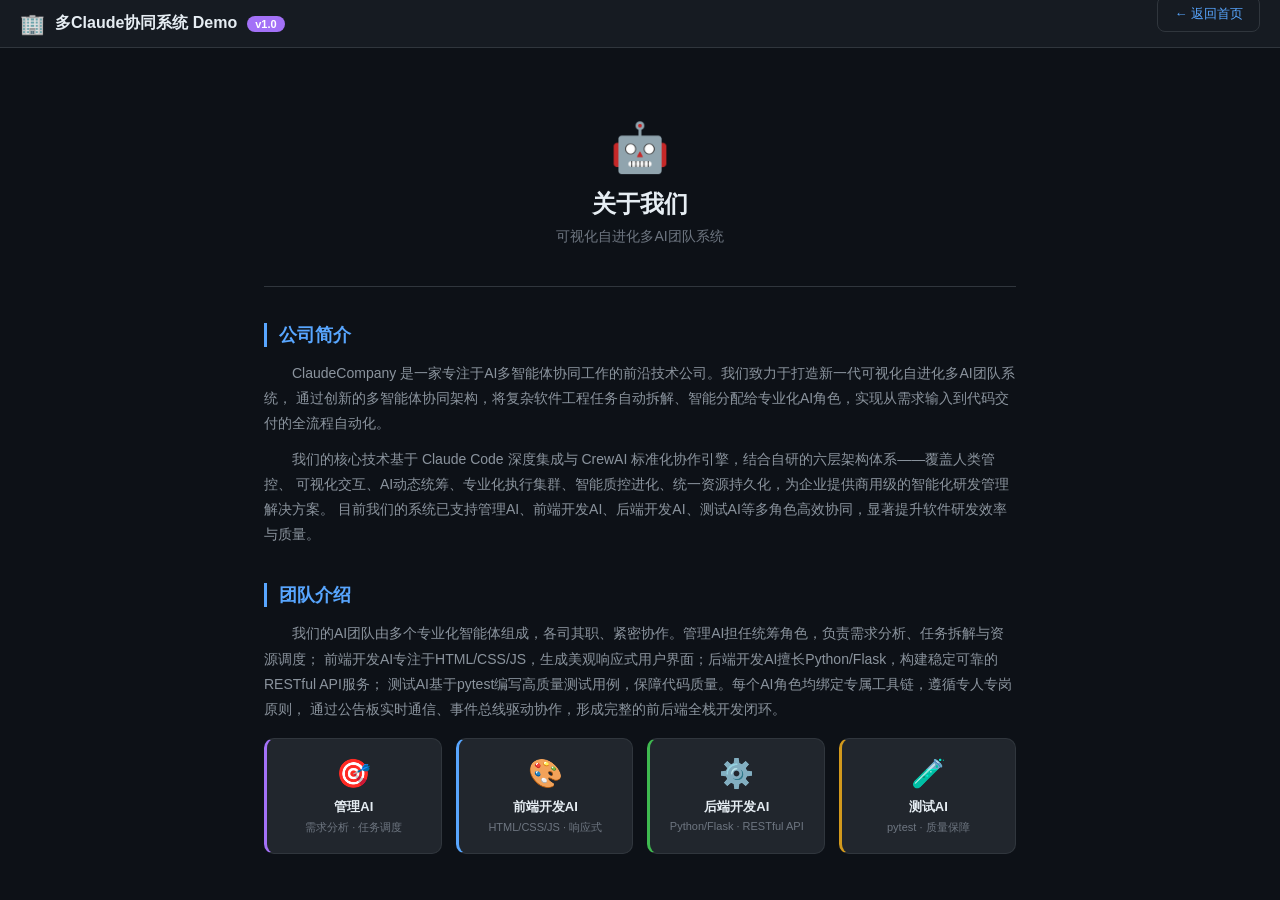
<file: templates/about.html>
<!DOCTYPE html>
<html lang="zh-CN">
<head>
    <meta charset="UTF-8">
    <meta name="viewport" content="width=device-width, initial-scale=1.0">
    <title>关于我们 - 多Claude协同系统</title>
    <link rel="stylesheet" href="/static/css/style.css">
    <style>
        .about-container {
            max-width: 800px;
            margin: 0 auto;
            padding: 40px 24px;
            flex: 1;
            overflow-y: auto;
        }

        .about-hero {
            text-align: center;
            padding: 32px 0 40px;
            border-bottom: 1px solid var(--border);
            margin-bottom: 36px;
        }

        .about-hero .hero-icon {
            font-size: 48px;
            margin-bottom: 12px;
        }

        .about-hero h1 {
            font-size: 24px;
            font-weight: 700;
            color: var(--text-primary);
            margin-bottom: 8px;
        }

        .about-hero .subtitle {
            font-size: 14px;
            color: var(--text-muted);
        }

        .about-section {
            margin-bottom: 36px;
        }

        .about-section h2 {
            font-size: 18px;
            font-weight: 600;
            color: var(--accent-blue);
            margin-bottom: 14px;
            padding-left: 12px;
            border-left: 3px solid var(--accent-blue);
        }

        .about-section p {
            font-size: 14px;
            line-height: 1.8;
            color: var(--text-secondary);
            text-indent: 2em;
        }

        .about-section p + p {
            margin-top: 10px;
        }

        .team-grid {
            display: grid;
            grid-template-columns: repeat(auto-fit, minmax(160px, 1fr));
            gap: 14px;
            margin-top: 16px;
        }

        .team-card {
            background: var(--bg-tertiary);
            border: 1px solid var(--border);
            border-radius: 10px;
            padding: 18px 14px;
            text-align: center;
            transition: border-color 0.2s;
        }

        .team-card:hover {
            border-color: var(--accent-blue);
        }

        .team-card .role-icon {
            font-size: 28px;
            margin-bottom: 8px;
        }

        .team-card .role-name {
            font-size: 13px;
            font-weight: 600;
            color: var(--text-primary);
        }

        .team-card .role-desc {
            font-size: 11px;
            color: var(--text-muted);
            margin-top: 4px;
        }

        .back-link {
            display: inline-flex;
            align-items: center;
            gap: 6px;
            color: var(--accent-blue);
            text-decoration: none;
            font-size: 13px;
            padding: 8px 16px;
            border: 1px solid var(--border);
            border-radius: 8px;
            transition: all 0.2s;
            margin-bottom: 20px;
        }

        .back-link:hover {
            background: var(--bg-tertiary);
            border-color: var(--accent-blue);
        }

        @media (max-width: 600px) {
            .about-container {
                padding: 20px 16px;
            }
            .team-grid {
                grid-template-columns: repeat(2, 1fr);
            }
        }
    </style>
</head>
<body>

<header class="topbar">
    <div class="topbar-title">
        <span class="logo-icon">🏢</span>
        <h1>多Claude协同系统 Demo</h1>
        <span class="badge">v1.0</span>
    </div>
    <div class="topbar-actions">
        <a href="/" class="back-link">← 返回首页</a>
    </div>
</header>

<div class="about-container">

    <div class="about-hero">
        <div class="hero-icon">🤖</div>
        <h1>关于我们</h1>
        <p class="subtitle">可视化自进化多AI团队系统</p>
    </div>

    <div class="about-section">
        <h2>公司简介</h2>
        <p>
            ClaudeCompany 是一家专注于AI多智能体协同工作的前沿技术公司。我们致力于打造新一代可视化自进化多AI团队系统，
            通过创新的多智能体协同架构，将复杂软件工程任务自动拆解、智能分配给专业化AI角色，实现从需求输入到代码交付的全流程自动化。
        </p>
        <p>
            我们的核心技术基于 Claude Code 深度集成与 CrewAI 标准化协作引擎，结合自研的六层架构体系——覆盖人类管控、
            可视化交互、AI动态统筹、专业化执行集群、智能质控进化、统一资源持久化，为企业提供商用级的智能化研发管理解决方案。
            目前我们的系统已支持管理AI、前端开发AI、后端开发AI、测试AI等多角色高效协同，显著提升软件研发效率与质量。
        </p>
    </div>

    <div class="about-section">
        <h2>团队介绍</h2>
        <p>
            我们的AI团队由多个专业化智能体组成，各司其职、紧密协作。管理AI担任统筹角色，负责需求分析、任务拆解与资源调度；
            前端开发AI专注于HTML/CSS/JS，生成美观响应式用户界面；后端开发AI擅长Python/Flask，构建稳定可靠的RESTful API服务；
            测试AI基于pytest编写高质量测试用例，保障代码质量。每个AI角色均绑定专属工具链，遵循专人专岗原则，
            通过公告板实时通信、事件总线驱动协作，形成完整的前后端全栈开发闭环。
        </p>

        <div class="team-grid">
            <div class="team-card" style="border-left: 3px solid var(--accent-purple);">
                <div class="role-icon">🎯</div>
                <div class="role-name">管理AI</div>
                <div class="role-desc">需求分析 · 任务调度</div>
            </div>
            <div class="team-card" style="border-left: 3px solid var(--accent-blue);">
                <div class="role-icon">🎨</div>
                <div class="role-name">前端开发AI</div>
                <div class="role-desc">HTML/CSS/JS · 响应式</div>
            </div>
            <div class="team-card" style="border-left: 3px solid var(--accent-green);">
                <div class="role-icon">⚙️</div>
                <div class="role-name">后端开发AI</div>
                <div class="role-desc">Python/Flask · RESTful API</div>
            </div>
            <div class="team-card" style="border-left: 3px solid var(--accent-yellow);">
                <div class="role-icon">🧪</div>
                <div class="role-name">测试AI</div>
                <div class="role-desc">pytest · 质量保障</div>
            </div>
        </div>
    </div>

</div>

</body>
</html>
</file>
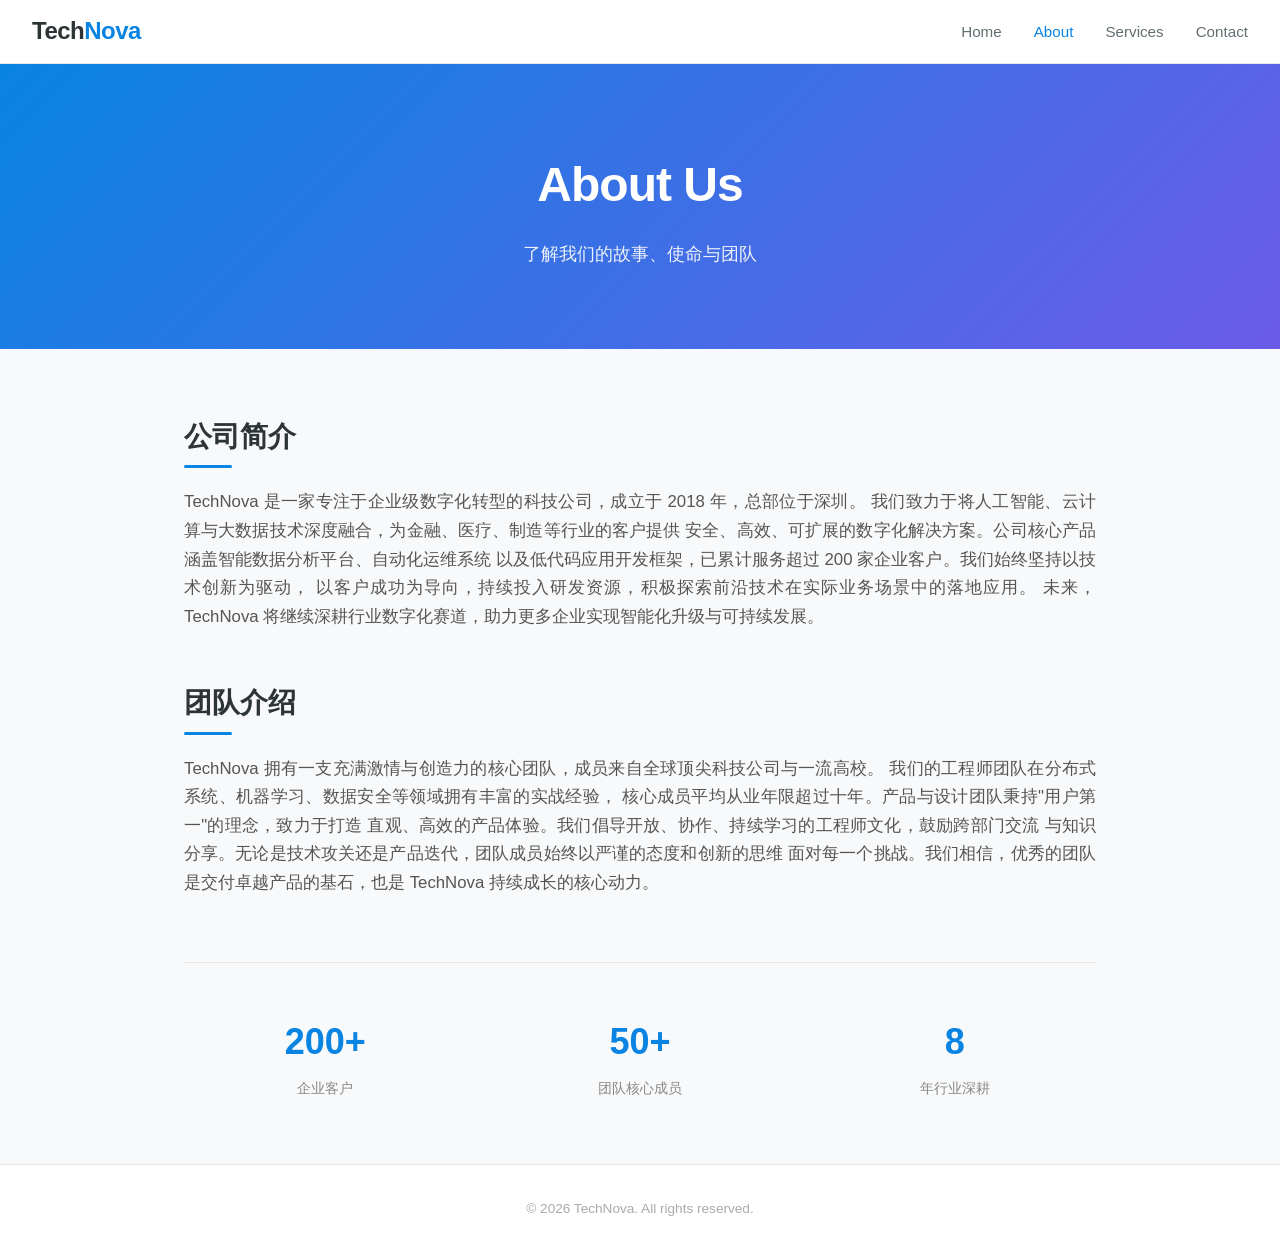
<file: workspace/frontend/about.html>
<!DOCTYPE html>
<html lang="zh-CN">
<head>
    <meta charset="UTF-8">
    <meta name="viewport" content="width=device-width, initial-scale=1.0">
    <title>About Us - TechNova</title>
    <style>
        /* ===== Reset & Base ===== */
        *, *::before, *::after {
            box-sizing: border-box;
            margin: 0;
            padding: 0;
        }

        body {
            font-family: -apple-system, BlinkMacSystemFont, "Segoe UI", Roboto, "Helvetica Neue", Arial, "Noto Sans SC", sans-serif;
            color: #1a1a2e;
            background-color: #f8f9fa;
            line-height: 1.7;
        }

        /* ===== Navigation ===== */
        .navbar {
            display: flex;
            justify-content: space-between;
            align-items: center;
            padding: 0 2rem;
            height: 64px;
            background: #ffffff;
            border-bottom: 1px solid #e8e8e8;
            position: sticky;
            top: 0;
            z-index: 100;
        }

        .navbar .logo {
            font-size: 1.5rem;
            font-weight: 700;
            color: #2d3436;
            text-decoration: none;
            letter-spacing: -0.5px;
        }

        .navbar .logo span {
            color: #0984e3;
        }

        .nav-links {
            list-style: none;
            display: flex;
            gap: 2rem;
        }

        .nav-links a {
            text-decoration: none;
            color: #636e72;
            font-size: 0.95rem;
            font-weight: 500;
            transition: color 0.2s;
        }

        .nav-links a:hover,
        .nav-links a.active {
            color: #0984e3;
        }

        /* ===== Hero Banner ===== */
        .hero {
            background: linear-gradient(135deg, #0984e3 0%, #6c5ce7 100%);
            color: #ffffff;
            text-align: center;
            padding: 5rem 2rem;
        }

        .hero h1 {
            font-size: 3rem;
            font-weight: 800;
            letter-spacing: -1px;
            margin-bottom: 0.75rem;
        }

        .hero p {
            font-size: 1.15rem;
            opacity: 0.9;
            max-width: 500px;
            margin: 0 auto;
        }

        /* ===== Content Sections ===== */
        .container {
            max-width: 960px;
            margin: 0 auto;
            padding: 4rem 1.5rem;
        }

        .section {
            margin-bottom: 3rem;
        }

        .section:last-child {
            margin-bottom: 0;
        }

        .section-title {
            font-size: 1.75rem;
            font-weight: 700;
            color: #2d3436;
            margin-bottom: 1.25rem;
            position: relative;
            padding-bottom: 0.5rem;
        }

        .section-title::after {
            content: "";
            position: absolute;
            bottom: 0;
            left: 0;
            width: 48px;
            height: 3px;
            background: #0984e3;
            border-radius: 2px;
        }

        .section p {
            color: #555;
            font-size: 1.05rem;
            text-align: justify;
        }

        /* ===== Features / Stats Row ===== */
        .stats {
            display: grid;
            grid-template-columns: repeat(3, 1fr);
            gap: 2rem;
            margin-top: 4rem;
            padding-top: 3rem;
            border-top: 1px solid #e8e8e8;
        }

        .stat-item {
            text-align: center;
        }

        .stat-item .number {
            font-size: 2.25rem;
            font-weight: 800;
            color: #0984e3;
        }

        .stat-item .label {
            font-size: 0.9rem;
            color: #888;
            margin-top: 0.25rem;
        }

        /* ===== Footer ===== */
        .footer {
            text-align: center;
            padding: 2rem;
            color: #aaa;
            font-size: 0.85rem;
            border-top: 1px solid #e8e8e8;
            background: #ffffff;
        }

        /* ===== Responsive ===== */
        @media (max-width: 768px) {
            .hero h1 {
                font-size: 2rem;
            }

            .hero p {
                font-size: 1rem;
            }

            .navbar {
                padding: 0 1rem;
            }

            .nav-links {
                gap: 1rem;
            }

            .container {
                padding: 2.5rem 1rem;
            }

            .section-title {
                font-size: 1.4rem;
            }

            .section p {
                font-size: 0.95rem;
                text-align: left;
            }

            .stats {
                grid-template-columns: 1fr;
                gap: 1.5rem;
            }
        }

        @media (max-width: 480px) {
            .hero {
                padding: 3rem 1rem;
            }

            .hero h1 {
                font-size: 1.6rem;
            }

            .nav-links {
                gap: 0.75rem;
                font-size: 0.85rem;
            }
        }
    </style>
</head>
<body>

    <!-- 导航栏 -->
    <nav class="navbar">
        <a href="#" class="logo">Tech<span>Nova</span></a>
        <ul class="nav-links">
            <li><a href="#">Home</a></li>
            <li><a href="#" class="active">About</a></li>
            <li><a href="#">Services</a></li>
            <li><a href="#">Contact</a></li>
        </ul>
    </nav>

    <!-- Hero 区域 -->
    <section class="hero">
        <h1>About Us</h1>
        <p>了解我们的故事、使命与团队</p>
    </section>

    <!-- 主要内容 -->
    <main class="container">

        <!-- 公司简介 -->
        <article class="section">
            <h2 class="section-title">公司简介</h2>
            <p>
                TechNova 是一家专注于企业级数字化转型的科技公司，成立于 2018 年，总部位于深圳。
                我们致力于将人工智能、云计算与大数据技术深度融合，为金融、医疗、制造等行业的客户提供
                安全、高效、可扩展的数字化解决方案。公司核心产品涵盖智能数据分析平台、自动化运维系统
                以及低代码应用开发框架，已累计服务超过 200 家企业客户。我们始终坚持以技术创新为驱动，
                以客户成功为导向，持续投入研发资源，积极探索前沿技术在实际业务场景中的落地应用。
                未来，TechNova 将继续深耕行业数字化赛道，助力更多企业实现智能化升级与可持续发展。
            </p>
        </article>

        <!-- 团队介绍 -->
        <article class="section">
            <h2 class="section-title">团队介绍</h2>
            <p>
                TechNova 拥有一支充满激情与创造力的核心团队，成员来自全球顶尖科技公司与一流高校。
                我们的工程师团队在分布式系统、机器学习、数据安全等领域拥有丰富的实战经验，
                核心成员平均从业年限超过十年。产品与设计团队秉持"用户第一"的理念，致力于打造
                直观、高效的产品体验。我们倡导开放、协作、持续学习的工程师文化，鼓励跨部门交流
                与知识分享。无论是技术攻关还是产品迭代，团队成员始终以严谨的态度和创新的思维
                面对每一个挑战。我们相信，优秀的团队是交付卓越产品的基石，也是 TechNova 持续成长的核心动力。
            </p>
        </article>

        <!-- 数据亮点 -->
        <div class="stats">
            <div class="stat-item">
                <div class="number">200+</div>
                <div class="label">企业客户</div>
            </div>
            <div class="stat-item">
                <div class="number">50+</div>
                <div class="label">团队核心成员</div>
            </div>
            <div class="stat-item">
                <div class="number">8</div>
                <div class="label">年行业深耕</div>
            </div>
        </div>

    </main>

    <!-- 页脚 -->
    <footer class="footer">
        <p>&copy; 2026 TechNova. All rights reserved.</p>
    </footer>

</body>
</html>
</file>
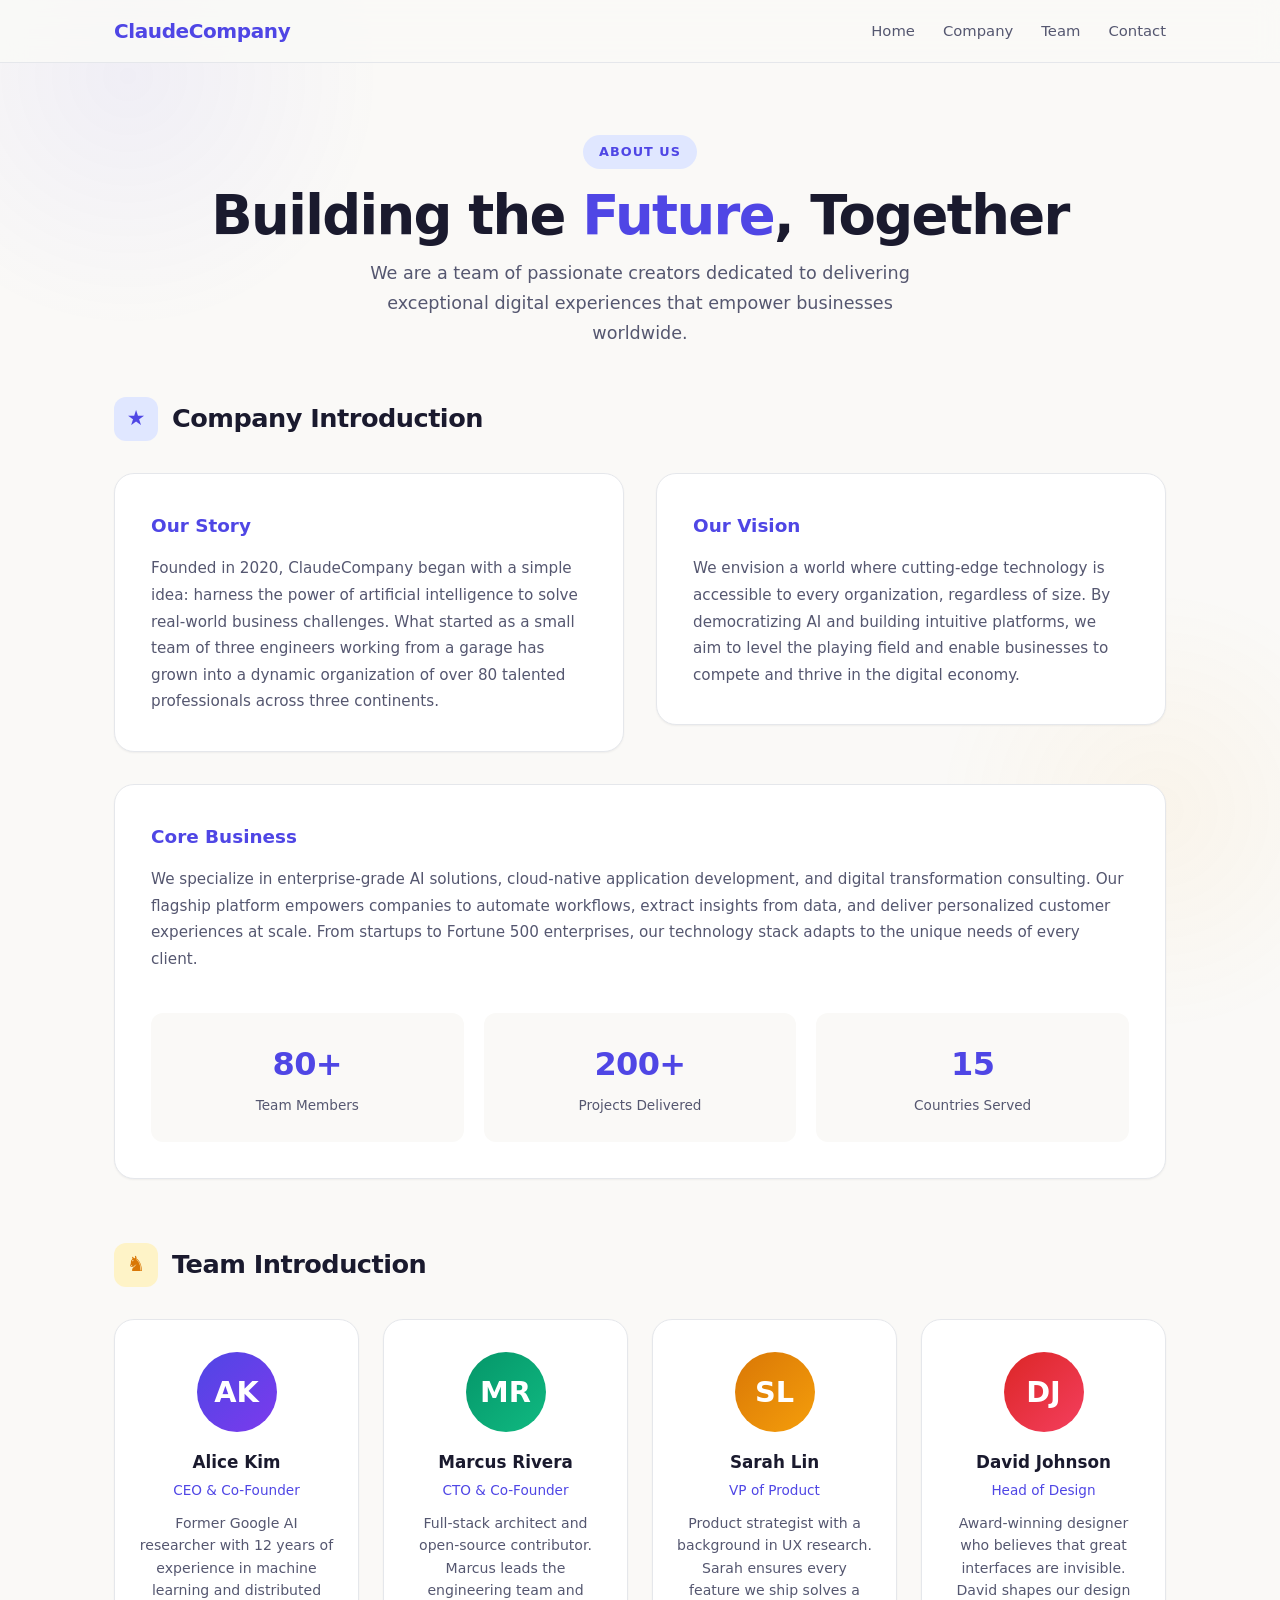
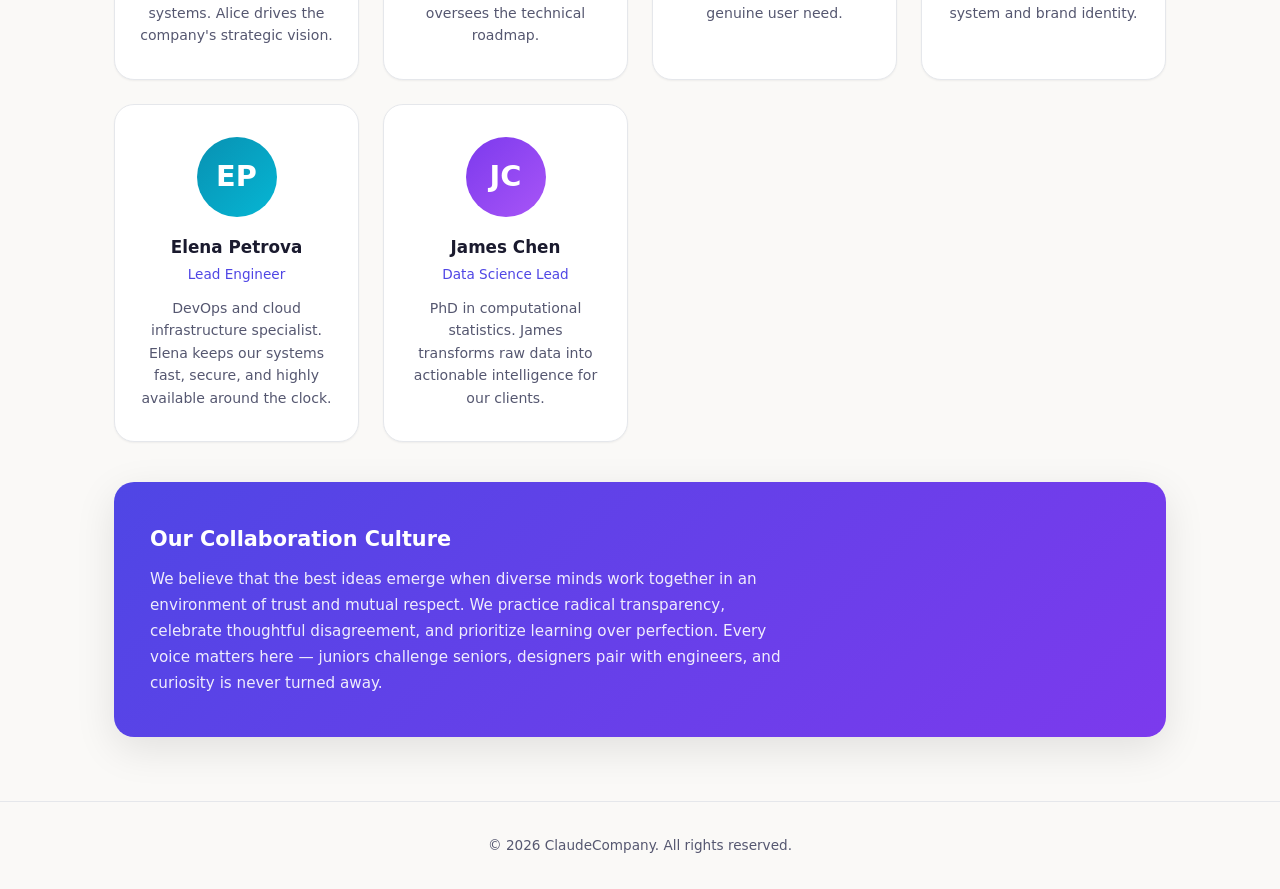
<file: workspace/projects/请只派前端开发AI，创建一个About页面，包含公司简介和团/frontend/about.html>
<!DOCTYPE html>
<html lang="en">
<head>
    <meta charset="UTF-8">
    <meta name="viewport" content="width=device-width, initial-scale=1.0">
    <title>About Us — ClaudeCompany</title>
    <style>
        /* ===== CSS Variables ===== */
        :root {
            --color-bg: #faf9f7;
            --color-surface: #ffffff;
            --color-text: #1a1a2e;
            --color-text-secondary: #555770;
            --color-primary: #4f46e5;
            --color-primary-light: #e0e7ff;
            --color-accent: #f59e0b;
            --color-border: #e5e7eb;
            --color-team-card-bg: #f8f7ff;
            --radius: 12px;
            --radius-lg: 20px;
            --shadow-sm: 0 1px 2px rgba(0, 0, 0, 0.05);
            --shadow-md: 0 4px 24px rgba(0, 0, 0, 0.08);
            --shadow-lg: 0 12px 40px rgba(0, 0, 0, 0.1);
            --max-width: 1100px;
            --transition: 0.25s ease;
        }

        /* ===== Reset & Base ===== */
        *,
        *::before,
        *::after {
            box-sizing: border-box;
            margin: 0;
            padding: 0;
        }

        html {
            scroll-behavior: smooth;
        }

        body {
            font-family: "Inter", "Segoe UI", system-ui, -apple-system, sans-serif;
            background: var(--color-bg);
            color: var(--color-text);
            line-height: 1.7;
            -webkit-font-smoothing: antialiased;
        }

        /* Decorative background blobs */
        body::before {
            content: "";
            position: fixed;
            top: -20%;
            left: -10%;
            width: 40vw;
            height: 40vw;
            background: radial-gradient(circle, rgba(79, 70, 229, 0.06) 0%, transparent 70%);
            border-radius: 50%;
            pointer-events: none;
            z-index: 0;
        }

        body::after {
            content: "";
            position: fixed;
            bottom: -15%;
            right: -8%;
            width: 35vw;
            height: 35vw;
            background: radial-gradient(circle, rgba(245, 158, 11, 0.05) 0%, transparent 70%);
            border-radius: 50%;
            pointer-events: none;
            z-index: 0;
        }

        /* ===== Navigation ===== */
        .nav {
            position: sticky;
            top: 0;
            z-index: 100;
            background: rgba(250, 249, 247, 0.85);
            backdrop-filter: blur(12px);
            border-bottom: 1px solid var(--color-border);
        }

        .nav-inner {
            max-width: var(--max-width);
            margin: 0 auto;
            padding: 14px 24px;
            display: flex;
            align-items: center;
            justify-content: space-between;
        }

        .nav-logo {
            font-size: 1.25rem;
            font-weight: 700;
            color: var(--color-primary);
            text-decoration: none;
            letter-spacing: -0.02em;
        }

        .nav-links {
            display: flex;
            gap: 28px;
            list-style: none;
        }

        .nav-links a {
            text-decoration: none;
            color: var(--color-text-secondary);
            font-size: 0.925rem;
            font-weight: 500;
            transition: color var(--transition);
        }

        .nav-links a:hover {
            color: var(--color-primary);
        }

        /* ===== Page Header ===== */
        .page-header {
            position: relative;
            z-index: 1;
            text-align: center;
            padding: 72px 24px 48px;
        }

        .page-header .eyebrow {
            display: inline-block;
            font-size: 0.8rem;
            font-weight: 600;
            letter-spacing: 0.08em;
            text-transform: uppercase;
            color: var(--color-primary);
            background: var(--color-primary-light);
            padding: 6px 16px;
            border-radius: 100px;
            margin-bottom: 16px;
        }

        .page-header h1 {
            font-size: clamp(2.2rem, 5vw, 3.4rem);
            font-weight: 800;
            letter-spacing: -0.03em;
            line-height: 1.15;
            margin-bottom: 12px;
        }

        .page-header h1 span {
            color: var(--color-primary);
        }

        .page-header .subtitle {
            font-size: 1.1rem;
            color: var(--color-text-secondary);
            max-width: 560px;
            margin: 0 auto;
        }

        /* ===== Section Common ===== */
        .section {
            position: relative;
            z-index: 1;
            max-width: var(--max-width);
            margin: 0 auto 64px;
            padding: 0 24px;
        }

        .section-header {
            display: flex;
            align-items: center;
            gap: 14px;
            margin-bottom: 32px;
        }

        .section-icon {
            width: 44px;
            height: 44px;
            border-radius: 12px;
            display: flex;
            align-items: center;
            justify-content: center;
            font-size: 1.3rem;
            flex-shrink: 0;
        }

        .section-icon.company {
            background: #e0e7ff;
            color: #4f46e5;
        }

        .section-icon.team {
            background: #fef3c7;
            color: #d97706;
        }

        .section-header h2 {
            font-size: 1.6rem;
            font-weight: 700;
            letter-spacing: -0.02em;
        }

        /* ===== Company Introduction ===== */
        .company-grid {
            display: grid;
            grid-template-columns: 1fr 1fr;
            gap: 32px;
            align-items: start;
        }

        .company-card {
            background: var(--color-surface);
            border: 1px solid var(--color-border);
            border-radius: var(--radius-lg);
            padding: 36px;
            box-shadow: var(--shadow-sm);
            transition: box-shadow var(--transition), transform var(--transition);
        }

        .company-card:hover {
            box-shadow: var(--shadow-md);
            transform: translateY(-2px);
        }

        .company-card h3 {
            font-size: 1.15rem;
            font-weight: 700;
            margin-bottom: 14px;
            color: var(--color-primary);
        }

        .company-card p {
            color: var(--color-text-secondary);
            font-size: 0.95rem;
            line-height: 1.75;
        }

        .company-card.full-width {
            grid-column: 1 / -1;
        }

        /* Values / stats row */
        .stats-row {
            display: grid;
            grid-template-columns: repeat(3, 1fr);
            gap: 20px;
            margin-top: 40px;
        }

        .stat-item {
            text-align: center;
            padding: 24px 16px;
            background: var(--color-bg);
            border-radius: var(--radius);
        }

        .stat-number {
            display: block;
            font-size: 2rem;
            font-weight: 800;
            color: var(--color-primary);
            letter-spacing: -0.02em;
        }

        .stat-label {
            font-size: 0.85rem;
            color: var(--color-text-secondary);
            margin-top: 4px;
        }

        /* ===== Team Introduction ===== */
        .team-grid {
            display: grid;
            grid-template-columns: repeat(auto-fill, minmax(240px, 1fr));
            gap: 24px;
        }

        .team-card {
            background: var(--color-surface);
            border: 1px solid var(--color-border);
            border-radius: var(--radius-lg);
            padding: 32px 24px;
            text-align: center;
            box-shadow: var(--shadow-sm);
            transition: box-shadow var(--transition), transform var(--transition);
        }

        .team-card:hover {
            box-shadow: var(--shadow-md);
            transform: translateY(-3px);
        }

        .team-avatar {
            width: 80px;
            height: 80px;
            border-radius: 50%;
            margin: 0 auto 16px;
            display: flex;
            align-items: center;
            justify-content: center;
            font-size: 1.8rem;
            font-weight: 700;
            color: #fff;
        }

        .team-avatar.av1 { background: linear-gradient(135deg, #4f46e5, #7c3aed); }
        .team-avatar.av2 { background: linear-gradient(135deg, #059669, #10b981); }
        .team-avatar.av3 { background: linear-gradient(135deg, #d97706, #f59e0b); }
        .team-avatar.av4 { background: linear-gradient(135deg, #dc2626, #f43f5e); }
        .team-avatar.av5 { background: linear-gradient(135deg, #0891b2, #06b6d4); }
        .team-avatar.av6 { background: linear-gradient(135deg, #7c3aed, #a855f7); }

        .team-card .name {
            font-size: 1.05rem;
            font-weight: 700;
        }

        .team-card .role {
            font-size: 0.85rem;
            color: var(--color-primary);
            font-weight: 500;
            margin-top: 2px;
        }

        .team-card .bio {
            font-size: 0.88rem;
            color: var(--color-text-secondary);
            margin-top: 10px;
            line-height: 1.6;
        }

        /* Culture banner */
        .culture-banner {
            margin-top: 40px;
            background: linear-gradient(135deg, #4f46e5, #7c3aed);
            color: #fff;
            border-radius: var(--radius-lg);
            padding: 40px 36px;
            box-shadow: var(--shadow-lg);
        }

        .culture-banner h3 {
            font-size: 1.3rem;
            font-weight: 700;
            margin-bottom: 10px;
        }

        .culture-banner p {
            font-size: 0.95rem;
            opacity: 0.9;
            line-height: 1.7;
            max-width: 640px;
        }

        /* ===== Footer ===== */
        .footer {
            position: relative;
            z-index: 1;
            text-align: center;
            padding: 32px 24px;
            border-top: 1px solid var(--color-border);
            color: var(--color-text-secondary);
            font-size: 0.85rem;
        }

        /* ===== Responsive ===== */
        @media (max-width: 768px) {
            .nav-links {
                gap: 16px;
            }

            .page-header {
                padding: 48px 20px 36px;
            }

            .company-grid {
                grid-template-columns: 1fr;
            }

            .stats-row {
                grid-template-columns: 1fr;
            }

            .team-grid {
                grid-template-columns: repeat(auto-fill, minmax(180px, 1fr));
                gap: 16px;
            }

            .team-card {
                padding: 24px 16px;
            }

            .culture-banner {
                padding: 28px 24px;
            }
        }

        @media (max-width: 480px) {
            .team-grid {
                grid-template-columns: 1fr 1fr;
                gap: 12px;
            }

            .team-avatar {
                width: 56px;
                height: 56px;
                font-size: 1.3rem;
            }

            .company-card {
                padding: 24px;
            }
        }
    </style>
</head>
<body>

    <!-- Navigation -->
    <nav class="nav">
        <div class="nav-inner">
            <a href="#" class="nav-logo">ClaudeCompany</a>
            <ul class="nav-links">
                <li><a href="#">Home</a></li>
                <li><a href="#company">Company</a></li>
                <li><a href="#team">Team</a></li>
                <li><a href="#">Contact</a></li>
            </ul>
        </div>
    </nav>

    <!-- Page Header -->
    <header class="page-header">
        <span class="eyebrow">About Us</span>
        <h1>Building the <span>Future</span>, Together</h1>
        <p class="subtitle">
            We are a team of passionate creators dedicated to delivering exceptional digital experiences
            that empower businesses worldwide.
        </p>
    </header>

    <!-- Company Introduction -->
    <section class="section" id="company">
        <div class="section-header">
            <div class="section-icon company">&#9733;</div>
            <h2>Company Introduction</h2>
        </div>

        <div class="company-grid">
            <!-- Card: Background -->
            <div class="company-card">
                <h3>Our Story</h3>
                <p>
                    Founded in 2020, ClaudeCompany began with a simple idea: harness the power of
                    artificial intelligence to solve real-world business challenges. What started as a
                    small team of three engineers working from a garage has grown into a dynamic
                    organization of over 80 talented professionals across three continents.
                </p>
            </div>

            <!-- Card: Vision -->
            <div class="company-card">
                <h3>Our Vision</h3>
                <p>
                    We envision a world where cutting-edge technology is accessible to every
                    organization, regardless of size. By democratizing AI and building intuitive
                    platforms, we aim to level the playing field and enable businesses to compete
                    and thrive in the digital economy.
                </p>
            </div>

            <!-- Card: Core Business (full width) -->
            <div class="company-card full-width">
                <h3>Core Business</h3>
                <p>
                    We specialize in enterprise-grade AI solutions, cloud-native application
                    development, and digital transformation consulting. Our flagship platform
                    empowers companies to automate workflows, extract insights from data, and
                    deliver personalized customer experiences at scale. From startups to Fortune
                    500 enterprises, our technology stack adapts to the unique needs of every
                    client.
                </p>

                <!-- Stats Row -->
                <div class="stats-row">
                    <div class="stat-item">
                        <span class="stat-number">80+</span>
                        <span class="stat-label">Team Members</span>
                    </div>
                    <div class="stat-item">
                        <span class="stat-number">200+</span>
                        <span class="stat-label">Projects Delivered</span>
                    </div>
                    <div class="stat-item">
                        <span class="stat-number">15</span>
                        <span class="stat-label">Countries Served</span>
                    </div>
                </div>
            </div>
        </div>
    </section>

    <!-- Team Introduction -->
    <section class="section" id="team">
        <div class="section-header">
            <div class="section-icon team">&#9822;</div>
            <h2>Team Introduction</h2>
        </div>

        <div class="team-grid">
            <!-- Member 1 -->
            <div class="team-card">
                <div class="team-avatar av1">AK</div>
                <div class="name">Alice Kim</div>
                <div class="role">CEO & Co-Founder</div>
                <p class="bio">
                    Former Google AI researcher with 12 years of experience in machine learning and
                    distributed systems. Alice drives the company's strategic vision.
                </p>
            </div>

            <!-- Member 2 -->
            <div class="team-card">
                <div class="team-avatar av2">MR</div>
                <div class="name">Marcus Rivera</div>
                <div class="role">CTO & Co-Founder</div>
                <p class="bio">
                    Full-stack architect and open-source contributor. Marcus leads the engineering
                    team and oversees the technical roadmap.
                </p>
            </div>

            <!-- Member 3 -->
            <div class="team-card">
                <div class="team-avatar av3">SL</div>
                <div class="name">Sarah Lin</div>
                <div class="role">VP of Product</div>
                <p class="bio">
                    Product strategist with a background in UX research. Sarah ensures every
                    feature we ship solves a genuine user need.
                </p>
            </div>

            <!-- Member 4 -->
            <div class="team-card">
                <div class="team-avatar av4">DJ</div>
                <div class="name">David Johnson</div>
                <div class="role">Head of Design</div>
                <p class="bio">
                    Award-winning designer who believes that great interfaces are invisible.
                    David shapes our design system and brand identity.
                </p>
            </div>

            <!-- Member 5 -->
            <div class="team-card">
                <div class="team-avatar av5">EP</div>
                <div class="name">Elena Petrova</div>
                <div class="role">Lead Engineer</div>
                <p class="bio">
                    DevOps and cloud infrastructure specialist. Elena keeps our systems fast,
                    secure, and highly available around the clock.
                </p>
            </div>

            <!-- Member 6 -->
            <div class="team-card">
                <div class="team-avatar av6">JC</div>
                <div class="name">James Chen</div>
                <div class="role">Data Science Lead</div>
                <p class="bio">
                    PhD in computational statistics. James transforms raw data into actionable
                    intelligence for our clients.
                </p>
            </div>
        </div>

        <!-- Culture Banner -->
        <div class="culture-banner">
            <h3>Our Collaboration Culture</h3>
            <p>
                We believe that the best ideas emerge when diverse minds work together in an
                environment of trust and mutual respect. We practice radical transparency,
                celebrate thoughtful disagreement, and prioritize learning over perfection.
                Every voice matters here — juniors challenge seniors, designers pair with
                engineers, and curiosity is never turned away.
            </p>
        </div>
    </section>

    <!-- Footer -->
    <footer class="footer">
        <p>&copy; 2026 ClaudeCompany. All rights reserved.</p>
    </footer>

</body>
</html>
</file>
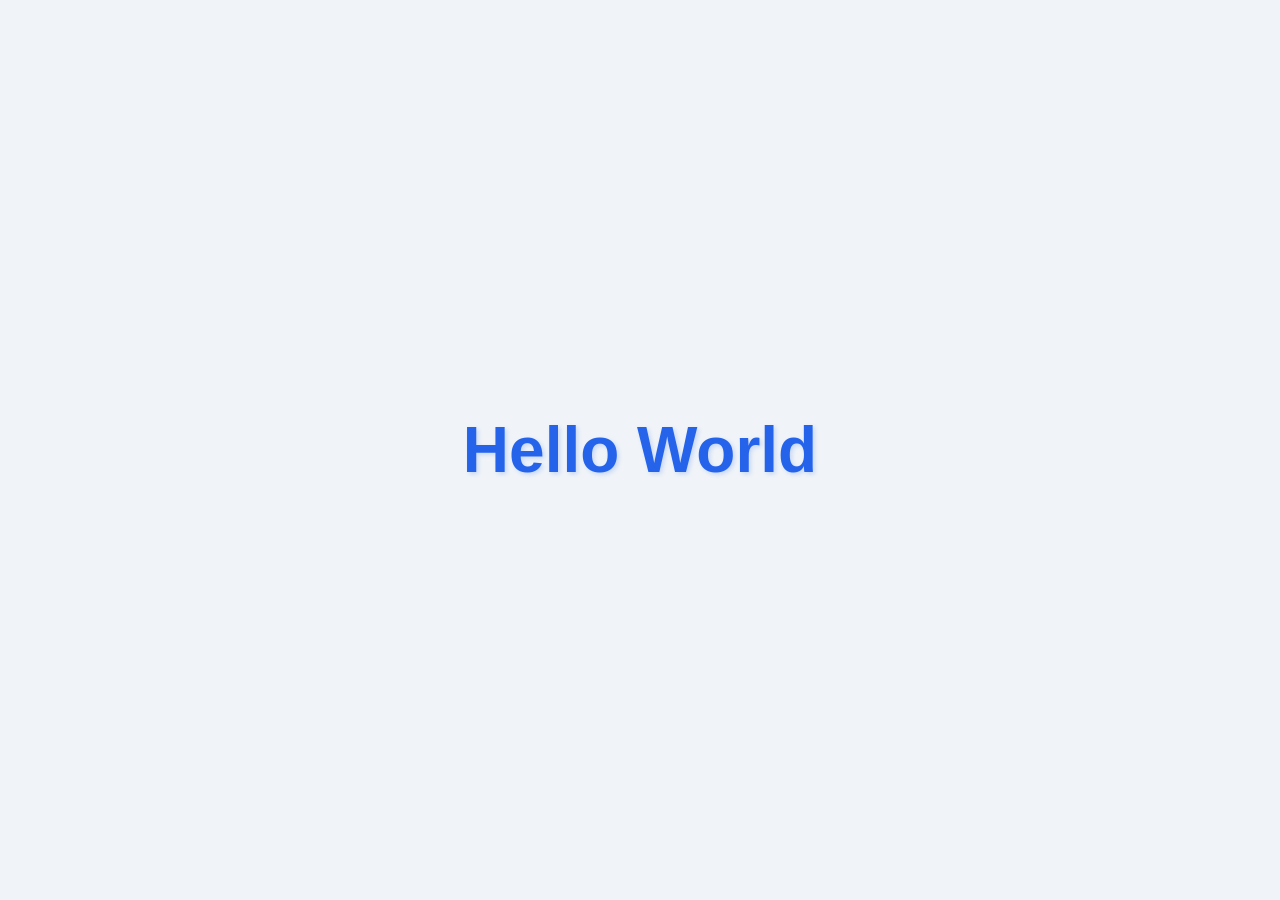
<file: workspace/projects/请只派前端开发AI，创建一个About页面，包含公司简介和团/frontend/hello.html>
<!DOCTYPE html>
<html lang="zh-CN">
<head>
    <meta charset="UTF-8">
    <meta name="viewport" content="width=device-width, initial-scale=1.0">
    <title>Hello World</title>
    <style>
        body {
            margin: 0;
            min-height: 100vh;
            display: flex;
            justify-content: center;
            align-items: center;
            background: #f0f4f8;
            font-family: -apple-system, BlinkMacSystemFont, "Segoe UI", Roboto, sans-serif;
        }
        h1 {
            color: #2563eb; /* 蓝色 */
            font-size: 4rem; /* 大字号 */
            font-weight: 800;
            text-shadow: 2px 2px 4px rgba(37, 99, 235, 0.2);
        }
    </style>
</head>
<body>
    <h1>Hello World</h1>
</body>
</html>
</file>
<file: static/css/style.css>
/* ================================================================
   多Claude协同系统 Demo - 样式
   暗色终端主题, 两栏布局
   ================================================================ */

/* ---- CSS变量 ---- */
:root {
    --bg-primary: #0d1117;
    --bg-secondary: #161b22;
    --bg-tertiary: #21262d;
    --border: #30363d;
    --text-primary: #e6edf3;
    --text-secondary: #8b949e;
    --text-muted: #6e7681;
    --accent-green: #3fb950;
    --accent-blue: #58a6ff;
    --accent-yellow: #d2991d;
    --accent-red: #f85149;
    --accent-purple: #a371f7;
    --font-mono: 'Cascadia Code', 'Fira Code', 'JetBrains Mono', 'Consolas', monospace;
    --font-sans: -apple-system, BlinkMacSystemFont, 'Segoe UI', sans-serif;
}

/* ---- 全局重置 ---- */
* { margin: 0; padding: 0; box-sizing: border-box; }

body {
    font-family: var(--font-sans);
    background: var(--bg-primary);
    color: var(--text-primary);
    height: 100vh;
    overflow: hidden;
    display: flex;
    flex-direction: column;
}

/* ---- 顶部标题栏 ---- */
.topbar {
    display: flex;
    justify-content: space-between;
    align-items: center;
    padding: 0 20px;
    height: 48px;
    background: var(--bg-secondary);
    border-bottom: 1px solid var(--border);
    flex-shrink: 0;
}

.topbar-title {
    display: flex;
    align-items: center;
    gap: 10px;
}

.topbar-title h1 {
    font-size: 16px;
    font-weight: 600;
    color: var(--text-primary);
}

.logo-icon { font-size: 20px; }

.badge {
    font-size: 11px;
    padding: 2px 8px;
    border-radius: 10px;
    background: var(--accent-purple);
    color: white;
    font-weight: 600;
}

.topbar-actions {
    display: flex;
    align-items: center;
    gap: 10px;
    font-size: 13px;
    color: var(--text-secondary);
}

.status-dot {
    width: 8px; height: 8px;
    border-radius: 50%;
    background: var(--accent-green);
    animation: pulse 2s infinite;
}

@keyframes pulse {
    0%, 100% { opacity: 1; }
    50% { opacity: 0.4; }
}

.btn-reset {
    padding: 4px 12px;
    background: var(--bg-tertiary);
    color: var(--text-secondary);
    border: 1px solid var(--border);
    border-radius: 6px;
    cursor: pointer;
    font-size: 12px;
    transition: all 0.2s;
}
.btn-reset:hover { color: var(--accent-red); border-color: var(--accent-red); }

/* ---- 主布局 ---- */
.main-container {
    display: flex;
    flex: 1;
    overflow: hidden;
}

/* ---- 左面板: AI终端 ---- */
.panel-left {
    width: 35%;
    min-width: 380px;
    max-width: 480px;
    background: var(--bg-secondary);
    border-right: 1px solid var(--border);
    display: flex;
    flex-direction: column;
    overflow: hidden;
}

.panel-header {
    padding: 12px 16px;
    border-bottom: 1px solid var(--border);
}

.panel-header h2 {
    font-size: 14px;
    font-weight: 600;
    color: var(--text-primary);
}

/* AI状态卡片 */
.ai-cards {
    padding: 12px;
    display: flex;
    flex-direction: column;
    gap: 8px;
    flex-shrink: 0;
}

.ai-card {
    background: var(--bg-tertiary);
    border: 1px solid var(--border);
    border-radius: 8px;
    padding: 10px 12px;
    display: flex;
    align-items: center;
    gap: 10px;
    transition: all 0.2s;
    cursor: pointer;
    user-select: none;
}

.ai-card:hover {
    border-color: var(--accent-blue);
    background: rgba(88, 166, 255, 0.06);
    transform: translateX(2px);
}

.ai-card.manager:hover { border-left-color: var(--accent-purple); }
.ai-card.frontend:hover { border-left-color: var(--accent-blue); }
.ai-card.backend:hover { border-left-color: var(--accent-green); }
.ai-card.tester:hover { border-left-color: var(--accent-yellow); }

.ai-card .ai-icon { font-size: 20px; flex-shrink: 0; }

.ai-card .ai-info { flex: 1; min-width: 0; }

.ai-card .ai-name {
    font-size: 13px;
    font-weight: 600;
    color: var(--text-primary);
}

.ai-card .ai-role {
    font-size: 11px;
    color: var(--text-muted);
}

.ai-card .ai-status-indicator {
    display: flex;
    align-items: center;
    gap: 6px;
    font-size: 11px;
    flex-shrink: 0;
}

.status-light {
    width: 8px; height: 8px;
    border-radius: 50%;
    background: var(--text-muted);
}

.status-light.idle { background: var(--text-muted); }
.status-light.thinking { background: var(--accent-yellow); animation: pulse 0.8s infinite; }
.status-light.coding { background: var(--accent-blue); animation: pulse 0.6s infinite; }
.status-light.monitoring { background: var(--accent-purple); animation: pulse 0.6s infinite; }
.status-light.assigning { background: var(--accent-purple); animation: pulse 0.5s infinite; }
.status-light.done { background: var(--accent-green); }
.status-light.error { background: var(--accent-red); }

.ai-card.manager { border-left: 3px solid var(--accent-purple); }
.ai-card.frontend { border-left: 3px solid var(--accent-blue); }
.ai-card.backend { border-left: 3px solid var(--accent-green); }
.ai-card.tester { border-left: 3px solid var(--accent-yellow); }

/* 日志区 */
.log-section {
    flex: 1;
    display: flex;
    flex-direction: column;
    overflow: hidden;
    border-top: 1px solid var(--border);
}

.log-header {
    display: flex;
    justify-content: space-between;
    align-items: center;
    padding: 8px 16px;
    border-bottom: 1px solid var(--border);
}

.log-header h3 { font-size: 13px; font-weight: 600; }

.btn-clear {
    font-size: 11px;
    padding: 2px 8px;
    background: transparent;
    color: var(--text-muted);
    border: 1px solid var(--border);
    border-radius: 4px;
    cursor: pointer;
}
.btn-clear:hover { color: var(--text-primary); }

.log-stream {
    flex: 1;
    overflow-y: auto;
    padding: 8px 12px;
    font-family: var(--font-mono);
    font-size: 12px;
    line-height: 1.6;
}

.log-entry {
    display: flex;
    gap: 8px;
    padding: 2px 0;
    border-bottom: 1px solid rgba(48, 54, 61, 0.3);
}

.log-time {
    color: var(--text-muted);
    flex-shrink: 0;
    font-size: 11px;
}

.log-ai {
    color: var(--accent-blue);
    flex-shrink: 0;
    font-weight: 600;
    min-width: 70px;
}

.log-msg {
    color: var(--text-secondary);
    word-break: break-all;
}

/* ---- 右面板: 交互区 ---- */
.panel-right {
    flex: 1;
    display: flex;
    flex-direction: column;
    overflow: hidden;
    background: var(--bg-primary);
}

/* Tab导航 */
.tab-nav {
    display: flex;
    border-bottom: 1px solid var(--border);
    background: var(--bg-secondary);
    flex-shrink: 0;
}

.tab-btn {
    padding: 10px 24px;
    background: transparent;
    color: var(--text-secondary);
    border: none;
    border-bottom: 2px solid transparent;
    cursor: pointer;
    font-size: 13px;
    font-weight: 500;
    transition: all 0.2s;
}

.tab-btn:hover { color: var(--text-primary); }

.tab-btn.active {
    color: var(--accent-blue);
    border-bottom-color: var(--accent-blue);
}

/* Tab内容 */
.tab-content {
    display: none;
    flex: 1;
    overflow: hidden;
}

.tab-content.active { display: flex; flex-direction: column; }

/* ---- 对话Tab ---- */
#tab-chat {
    display: none;
    flex-direction: column;
}

#tab-chat.active { display: flex; }

.chat-messages {
    flex: 1;
    overflow-y: auto;
    padding: 16px 20px;
    display: flex;
    flex-direction: column;
    gap: 12px;
}

.chat-msg {
    max-width: 80%;
    padding: 10px 14px;
    border-radius: 10px;
    line-height: 1.5;
}

.chat-msg.human {
    align-self: flex-end;
    background: var(--accent-blue);
    color: white;
}

.chat-msg.manager {
    align-self: flex-start;
    background: var(--bg-tertiary);
    border: 1px solid var(--border);
}

.msg-sender {
    font-size: 11px;
    font-weight: 600;
    margin-bottom: 4px;
    color: var(--accent-purple);
}

.chat-msg.human .msg-sender { color: rgba(255,255,255,0.7); }

.msg-body { font-size: 13px; }

.chat-input-area {
    display: flex;
    padding: 12px 20px;
    gap: 10px;
    border-top: 1px solid var(--border);
    background: var(--bg-secondary);
}

.chat-input-area input {
    flex: 1;
    padding: 10px 14px;
    background: var(--bg-primary);
    color: var(--text-primary);
    border: 1px solid var(--border);
    border-radius: 8px;
    font-size: 13px;
    outline: none;
    transition: border-color 0.2s;
}

.chat-input-area input:focus { border-color: var(--accent-blue); }

.chat-input-area input::placeholder { color: var(--text-muted); }

.btn-send {
    padding: 10px 20px;
    background: var(--accent-blue);
    color: white;
    border: none;
    border-radius: 8px;
    cursor: pointer;
    font-size: 13px;
    font-weight: 600;
    transition: opacity 0.2s;
}
.btn-send:hover { opacity: 0.85; }

.quick-actions {
    display: flex;
    align-items: center;
    gap: 8px;
    padding: 8px 20px;
    border-top: 1px solid var(--border);
    font-size: 12px;
    color: var(--text-muted);
    flex-wrap: wrap;
}

.quick-actions button {
    padding: 4px 12px;
    background: var(--bg-tertiary);
    color: var(--accent-blue);
    border: 1px solid var(--border);
    border-radius: 14px;
    cursor: pointer;
    font-size: 11px;
    transition: all 0.2s;
}
.quick-actions button:hover {
    background: var(--accent-blue);
    color: white;
    border-color: var(--accent-blue);
}

/* ---- 任务Tab ---- */
.task-list {
    flex: 1;
    overflow-y: auto;
    padding: 16px 20px;
}

.task-empty {
    text-align: center;
    color: var(--text-muted);
    padding: 60px 20px;
    font-size: 14px;
}

.task-card {
    background: var(--bg-tertiary);
    border: 1px solid var(--border);
    border-radius: 10px;
    padding: 16px;
    margin-bottom: 12px;
}

.task-card-header {
    display: flex;
    justify-content: space-between;
    align-items: flex-start;
    margin-bottom: 10px;
}

.task-card-title {
    font-size: 14px;
    font-weight: 600;
    color: var(--text-primary);
}

.task-badge {
    font-size: 10px;
    padding: 3px 10px;
    border-radius: 12px;
    font-weight: 600;
    flex-shrink: 0;
}

.badge-pending { background: rgba(210,153,29,0.2); color: var(--accent-yellow); }
.badge-in_progress { background: rgba(88,166,255,0.2); color: var(--accent-blue); }
.badge-done { background: rgba(63,185,80,0.2); color: var(--accent-green); }
.badge-pending_approval { background: rgba(163,113,247,0.2); color: var(--accent-purple); }
.badge-approved { background: rgba(63,185,80,0.3); color: var(--accent-green); }

.subtask-list {
    margin-top: 10px;
    padding-left: 16px;
    border-left: 2px solid var(--border);
}

.subtask-item {
    display: flex;
    align-items: center;
    gap: 8px;
    padding: 4px 0;
    font-size: 12px;
    color: var(--text-secondary);
}

.subtask-dot {
    width: 6px; height: 6px;
    border-radius: 50%;
    background: var(--text-muted);
    flex-shrink: 0;
}

.subtask-dot.done { background: var(--accent-green); }

.btn-approve {
    margin-top: 10px;
    padding: 8px 20px;
    background: var(--accent-green);
    color: white;
    border: none;
    border-radius: 6px;
    cursor: pointer;
    font-size: 12px;
    font-weight: 600;
    transition: opacity 0.2s;
}
.btn-approve:hover { opacity: 0.85; }

.btn-reject {
    margin-top: 10px;
    padding: 8px 20px;
    background: transparent;
    color: var(--accent-red);
    border: 1px solid var(--accent-red);
    border-radius: 6px;
    cursor: pointer;
    font-size: 12px;
    font-weight: 600;
    transition: all 0.2s;
}
.btn-reject:hover { background: var(--accent-red); color: white; }

.approval-panel {
    margin-top: 12px;
    padding: 12px;
    background: rgba(163,113,247,0.08);
    border: 1px solid rgba(163,113,247,0.2);
    border-radius: 8px;
}

.approval-summary {
    font-size: 12px;
    line-height: 1.5;
}

/* ---- 代码Tab ---- */
.code-layout {
    display: flex;
    flex: 1;
    overflow: hidden;
}

.file-tree {
    width: 220px;
    min-width: 180px;
    background: var(--bg-secondary);
    border-right: 1px solid var(--border);
    overflow-y: auto;
    padding: 12px;
}

.file-tree-empty {
    color: var(--text-muted);
    font-size: 13px;
    text-align: center;
    padding: 40px 0;
}

.file-tree-group {
    margin-bottom: 14px;
}

.file-tree-group-title {
    font-size: 11px;
    font-weight: 700;
    color: var(--text-muted);
    text-transform: uppercase;
    margin-bottom: 6px;
    padding: 2px 0;
}

.file-tree-item {
    padding: 5px 10px;
    font-size: 12px;
    font-family: var(--font-mono);
    color: var(--text-secondary);
    cursor: pointer;
    border-radius: 4px;
    transition: all 0.15s;
    white-space: nowrap;
    overflow: hidden;
    text-overflow: ellipsis;
}

.file-tree-item:hover { background: var(--bg-tertiary); color: var(--text-primary); }
.file-tree-item.active { background: rgba(88,166,255,0.15); color: var(--accent-blue); }

.code-viewer {
    flex: 1;
    overflow-y: auto;
    padding: 0;
}

.code-placeholder {
    display: flex;
    flex-direction: column;
    align-items: center;
    justify-content: center;
    height: 100%;
    color: var(--text-muted);
}

.code-icon { font-size: 40px; margin-bottom: 12px; }

.code-placeholder p { font-size: 14px; }

.code-header {
    display: flex;
    justify-content: space-between;
    align-items: center;
    padding: 8px 16px;
    background: var(--bg-secondary);
    border-bottom: 1px solid var(--border);
    position: sticky;
    top: 0;
    z-index: 1;
}

.code-filename {
    font-family: var(--font-mono);
    font-size: 12px;
    color: var(--accent-blue);
}

.code-lang {
    font-size: 10px;
    color: var(--text-muted);
    padding: 2px 8px;
    background: var(--bg-tertiary);
    border-radius: 4px;
}

.code-content {
    padding: 16px;
    font-family: var(--font-mono);
    font-size: 12px;
    line-height: 1.5;
    white-space: pre;
    color: var(--text-primary);
    counter-reset: line;
    overflow-x: auto;
}

.code-content .line {
    display: block;
    padding: 0 8px;
    min-height: 1.3em;
}

.code-content .line::before {
    counter-increment: line;
    content: counter(line);
    display: inline-block;
    width: 36px;
    color: var(--text-muted);
    text-align: right;
    margin-right: 16px;
    user-select: none;
    font-size: 11px;
}

.code-content .line:hover { background: rgba(88,166,255,0.08); }

/* ---- 角色详情弹窗 ---- */
.modal-overlay {
    position: fixed;
    inset: 0;
    background: rgba(0, 0, 0, 0.7);
    z-index: 1000;
    display: none;
    align-items: center;
    justify-content: center;
}

.modal-overlay.active {
    display: flex;
}

.modal-container {
    background: var(--bg-secondary);
    border: 1px solid var(--border);
    border-radius: 12px;
    width: min(800px, 90vw);
    max-height: 85vh;
    display: flex;
    flex-direction: column;
    overflow: hidden;
    box-shadow: 0 8px 32px rgba(0, 0, 0, 0.5);
    animation: modalIn 0.15s ease-out;
}

@keyframes modalIn {
    from { opacity: 0; transform: scale(0.95) translateY(-10px); }
    to { opacity: 1; transform: scale(1) translateY(0); }
}

.modal-header {
    display: flex;
    justify-content: space-between;
    align-items: center;
    padding: 14px 20px;
    border-bottom: 1px solid var(--border);
    flex-shrink: 0;
}

.modal-title {
    font-size: 15px;
    font-weight: 600;
    color: var(--text-primary);
    display: flex;
    align-items: center;
    gap: 8px;
}

.modal-close {
    background: transparent;
    border: none;
    color: var(--text-muted);
    font-size: 20px;
    cursor: pointer;
    padding: 4px 10px;
    border-radius: 4px;
    transition: all 0.15s;
    line-height: 1;
}

.modal-close:hover {
    color: var(--accent-red);
    background: rgba(248, 81, 73, 0.1);
}

.modal-tabs {
    display: flex;
    border-bottom: 1px solid var(--border);
    flex-shrink: 0;
    background: var(--bg-secondary);
}

.modal-tab-btn {
    padding: 9px 20px;
    background: transparent;
    color: var(--text-secondary);
    border: none;
    border-bottom: 2px solid transparent;
    cursor: pointer;
    font-size: 12px;
    font-weight: 500;
    transition: all 0.2s;
}

.modal-tab-btn:hover {
    color: var(--text-primary);
}

.modal-tab-btn.active {
    color: var(--accent-blue);
    border-bottom-color: var(--accent-blue);
}

.modal-body {
    flex: 1;
    overflow-y: auto;
}

.modal-tab-content {
    display: none;
    padding: 16px 20px;
    font-size: 13px;
    line-height: 1.6;
}

.modal-tab-content.active {
    display: block;
}

/* 弹窗内-角色配置 */
.config-field {
    margin-bottom: 12px;
}

.config-label {
    font-size: 10px;
    font-weight: 700;
    color: var(--text-muted);
    text-transform: uppercase;
    letter-spacing: 0.5px;
    margin-bottom: 3px;
}

.config-value {
    color: var(--text-primary);
    font-size: 13px;
}

.config-tool-tag {
    display: inline-block;
    padding: 2px 8px;
    background: rgba(88, 166, 255, 0.12);
    color: var(--accent-blue);
    border-radius: 4px;
    font-size: 11px;
    margin: 2px 4px 2px 0;
}

.config-bool-yes {
    color: var(--accent-green);
    font-weight: 600;
}

.config-bool-no {
    color: var(--text-muted);
}

/* 弹窗内-人设手册 */
.handbook-content {
    font-family: var(--font-mono);
    font-size: 12px;
    line-height: 1.6;
    white-space: pre-wrap;
    color: var(--text-primary);
}

.handbook-empty {
    color: var(--text-muted);
    text-align: center;
    padding: 40px 20px;
}

/* 弹窗内-表单控件 */
.modal-form-group {
    margin-bottom: 10px;
}

.modal-form-label {
    font-size: 10px;
    font-weight: 700;
    color: var(--text-muted);
    text-transform: uppercase;
    letter-spacing: 0.5px;
    margin-bottom: 3px;
    display: block;
}

.modal-textarea {
    width: 100%;
    background: var(--bg-primary);
    color: var(--text-primary);
    border: 1px solid var(--border);
    border-radius: 4px;
    padding: 8px 10px;
    font-size: 12px;
    font-family: var(--font-mono);
    line-height: 1.5;
    resize: vertical;
    outline: none;
    transition: border-color 0.2s;
}

.modal-textarea:focus {
    border-color: var(--accent-blue);
}

.modal-textarea.small {
    min-height: 60px;
}

.modal-textarea.large {
    min-height: 200px;
    flex: 1;
}

.modal-input {
    width: 100%;
    background: var(--bg-primary);
    color: var(--text-primary);
    border: 1px solid var(--border);
    border-radius: 4px;
    padding: 6px 10px;
    font-size: 12px;
    outline: none;
    transition: border-color 0.2s;
}

.modal-input:focus {
    border-color: var(--accent-blue);
}

.modal-input.short {
    width: 80px;
}

.modal-checkbox {
    accent-color: var(--accent-blue);
    margin-right: 6px;
    vertical-align: middle;
}

.modal-checkbox-label {
    font-size: 12px;
    color: var(--text-primary);
    vertical-align: middle;
    margin-right: 16px;
}

.modal-tools-grid {
    display: flex;
    flex-wrap: wrap;
    gap: 6px;
}

.modal-tool-checkbox-item {
    display: flex;
    align-items: center;
    gap: 4px;
    background: var(--bg-primary);
    border: 1px solid var(--border);
    border-radius: 4px;
    padding: 4px 8px;
    font-size: 11px;
    cursor: pointer;
    transition: all 0.15s;
}

.modal-tool-checkbox-item:hover {
    border-color: var(--accent-blue);
}

.modal-tool-checkbox-item.checked {
    border-color: var(--accent-blue);
    background: rgba(88, 166, 255, 0.08);
}

.modal-tool-category {
    font-size: 9px;
    color: var(--text-muted);
    margin-left: 4px;
}

.modal-actions {
    display: flex;
    justify-content: flex-end;
    gap: 8px;
    padding-top: 10px;
    border-top: 1px solid var(--border);
    margin-top: 10px;
}

.btn-save {
    padding: 6px 16px;
    background: var(--accent-blue);
    color: white;
    border: none;
    border-radius: 6px;
    cursor: pointer;
    font-size: 12px;
    font-weight: 600;
    transition: opacity 0.15s;
}

.btn-save:hover {
    opacity: 0.85;
}

.btn-danger-sm {
    padding: 4px 10px;
    background: transparent;
    color: var(--accent-red);
    border: 1px solid var(--accent-red);
    border-radius: 4px;
    cursor: pointer;
    font-size: 10px;
    transition: all 0.15s;
}

.btn-danger-sm:hover {
    background: var(--accent-red);
    color: white;
}

.btn-add {
    padding: 4px 12px;
    background: var(--accent-green);
    color: white;
    border: none;
    border-radius: 4px;
    cursor: pointer;
    font-size: 11px;
    font-weight: 600;
    transition: opacity 0.15s;
    white-space: nowrap;
}

.btn-add:hover {
    opacity: 0.85;
}

.modal-memory-add-row {
    display: flex;
    gap: 6px;
    margin-bottom: 10px;
    align-items: center;
    flex-wrap: wrap;
}

.modal-select {
    background: var(--bg-primary);
    color: var(--text-primary);
    border: 1px solid var(--border);
    border-radius: 4px;
    padding: 4px 6px;
    font-size: 11px;
    outline: none;
}

.modal-select:focus {
    border-color: var(--accent-blue);
}

.modal-save-hint {
    font-size: 10px;
    color: var(--accent-green);
    margin-left: 8px;
    opacity: 0;
    transition: opacity 0.3s;
}

.modal-save-hint.show {
    opacity: 1;
}

/* ---- 监控仪表盘 ---- */
.metric-cards {
    display: flex;
    gap: 10px;
    flex-wrap: wrap;
}

.metric-card {
    background: var(--bg-tertiary);
    border: 1px solid var(--border);
    border-radius: 8px;
    padding: 10px 14px;
    min-width: 90px;
    flex: 1;
}

.metric-label {
    font-size: 10px;
    color: var(--text-muted);
    text-transform: uppercase;
    letter-spacing: 0.3px;
    margin-bottom: 4px;
}

.metric-value {
    font-size: 20px;
    font-weight: 700;
    color: var(--text-primary);
}

.metric-card.accent-blue .metric-value { color: var(--accent-blue); }
.metric-card.accent-green .metric-value { color: var(--accent-green); }
.metric-card.accent-red .metric-value { color: var(--accent-red); }
.metric-card.accent-yellow .metric-value { color: var(--accent-yellow); }
.metric-card.accent-purple .metric-value { color: var(--accent-purple); }

/* 任务流水线 */
.pipeline-role {
    background: var(--bg-tertiary);
    border: 1px solid var(--border);
    border-radius: 6px;
    padding: 10px;
    margin-bottom: 8px;
}

.pipeline-role-header {
    display: flex;
    align-items: center;
    gap: 6px;
    margin-bottom: 6px;
    font-size: 12px;
    font-weight: 600;
    color: var(--text-primary);
}

.pipeline-badges {
    display: flex;
    gap: 6px;
    flex-wrap: wrap;
}

.pipeline-badge {
    font-size: 10px;
    padding: 2px 8px;
    border-radius: 10px;
    font-weight: 600;
    white-space: nowrap;
}

.pipeline-badge.active {
    background: rgba(88, 166, 255, 0.15);
    color: var(--accent-blue);
}

.pipeline-badge.completed {
    background: rgba(63, 185, 80, 0.15);
    color: var(--accent-green);
}

.pipeline-badge.pending {
    background: rgba(163, 113, 247, 0.15);
    color: var(--accent-purple);
}

.pipeline-badge.error {
    background: rgba(248, 81, 73, 0.15);
    color: var(--accent-red);
}

.pipeline-summary {
    font-size: 11px;
    color: var(--text-muted);
    padding: 6px 0;
    margin-bottom: 8px;
    border-bottom: 1px solid var(--border);
}

/* 错误日志条目 */
.error-entry {
    background: var(--bg-tertiary);
    border-left: 3px solid var(--accent-red);
    padding: 8px 10px;
    margin-bottom: 6px;
    border-radius: 0 4px 4px 0;
    font-size: 11px;
}

.error-source {
    color: var(--accent-red);
    font-weight: 600;
}

.error-time {
    color: var(--text-muted);
    font-size: 10px;
    margin-left: 6px;
}

.error-msg {
    color: var(--text-secondary);
    margin-top: 3px;
    word-break: break-all;
    line-height: 1.4;
}

.error-empty {
    color: var(--text-muted);
    text-align: center;
    padding: 30px 10px;
    font-size: 12px;
}

/* 监控面板通用 */
.monitor-panel-title {
    font-size: 12px;
    font-weight: 600;
    margin-bottom: 8px;
    display: flex;
    align-items: center;
    gap: 6px;
    flex-shrink: 0;
}

.monitor-panel-title .refresh-time {
    font-size: 10px;
    color: var(--text-muted);
    font-weight: 400;
    margin-left: auto;
}

.btn-refresh {
    font-size: 10px;
    padding: 2px 8px;
    background: var(--bg-tertiary);
    color: var(--accent-blue);
    border: 1px solid var(--border);
    border-radius: 4px;
    cursor: pointer;
    transition: all 0.15s;
}

.btn-refresh:hover {
    background: var(--accent-blue);
    color: white;
}

/* ---- 滚动条样式 ---- */
::-webkit-scrollbar { width: 6px; height: 6px; }
::-webkit-scrollbar-track { background: transparent; }
::-webkit-scrollbar-thumb { background: var(--bg-tertiary); border-radius: 3px; }
::-webkit-scrollbar-thumb:hover { background: var(--border); }

/* ---- 响应式 ---- */
@media (max-width: 900px) {
    .main-container { flex-direction: column; }
    .panel-left { width: 100%; max-width: none; max-height: 45%; }
    .panel-right { max-height: 55%; }
    .file-tree { width: 150px; min-width: 140px; }
}
</file>
